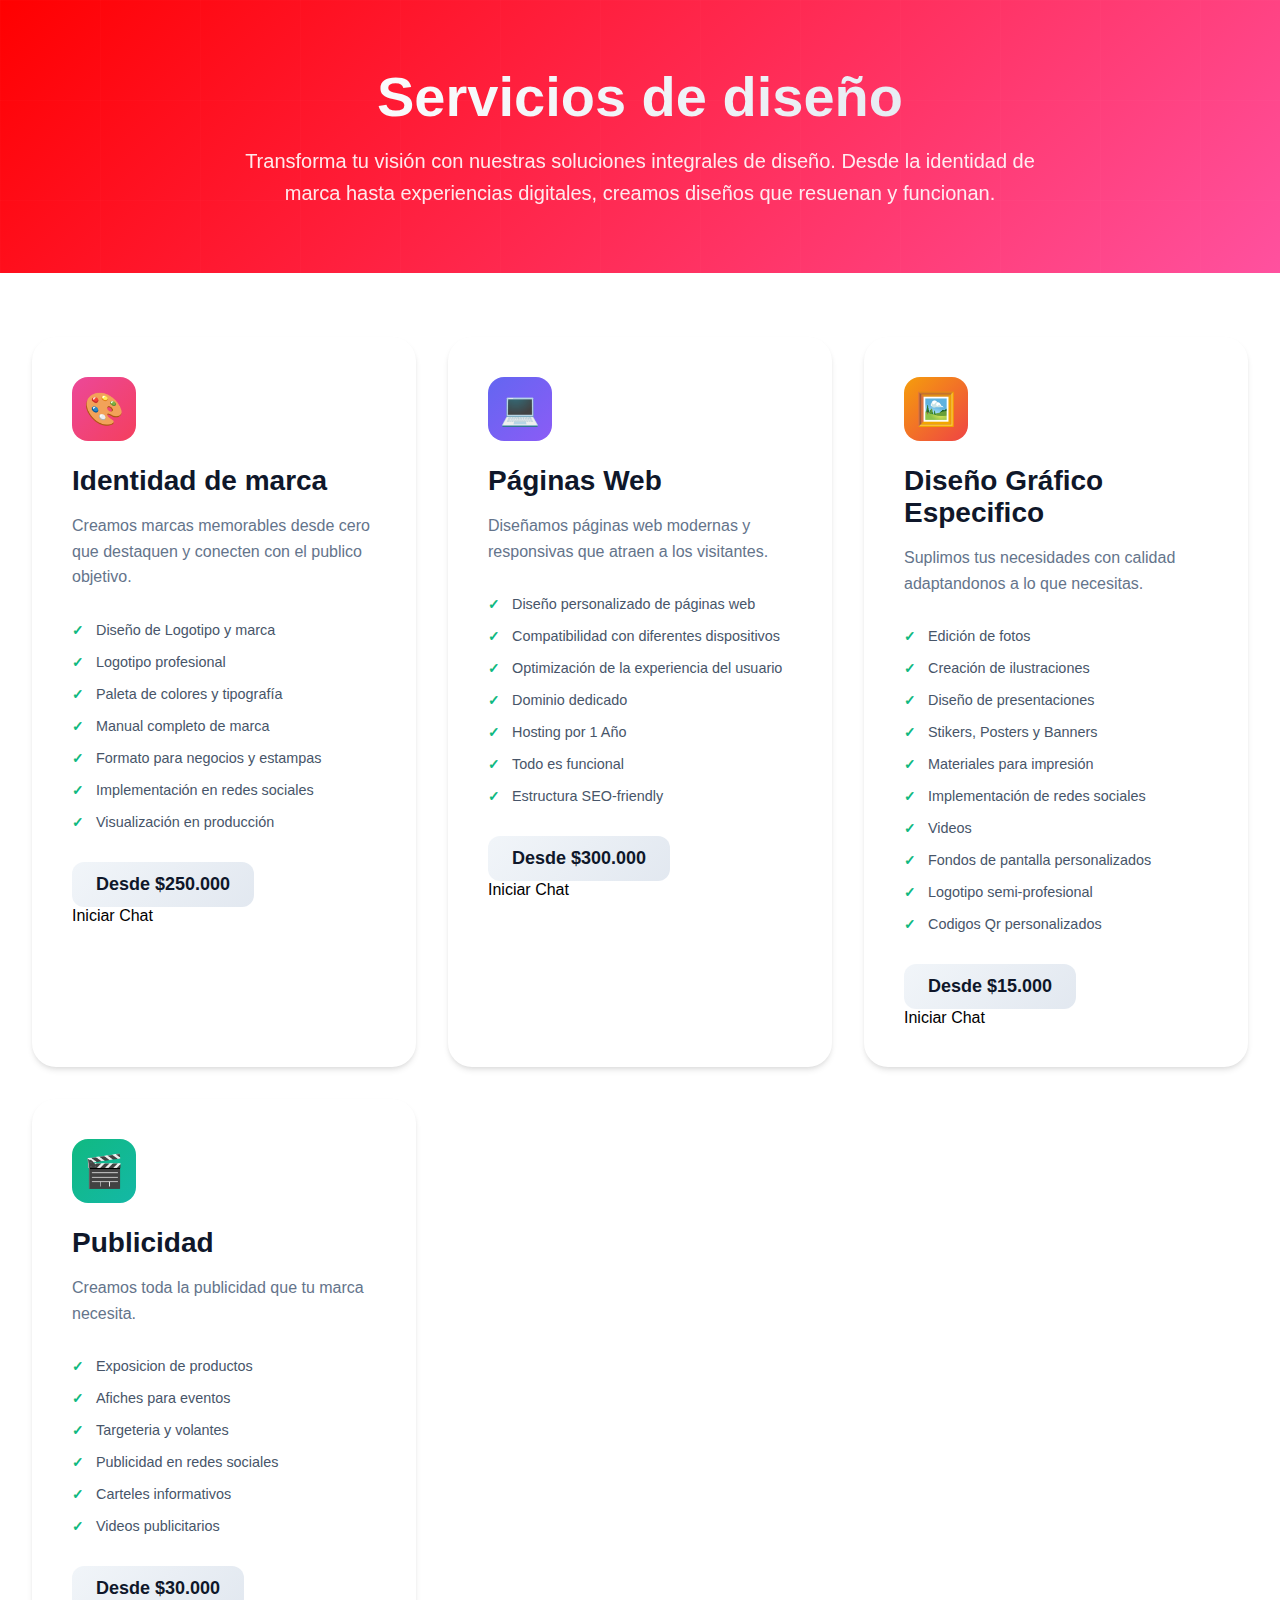
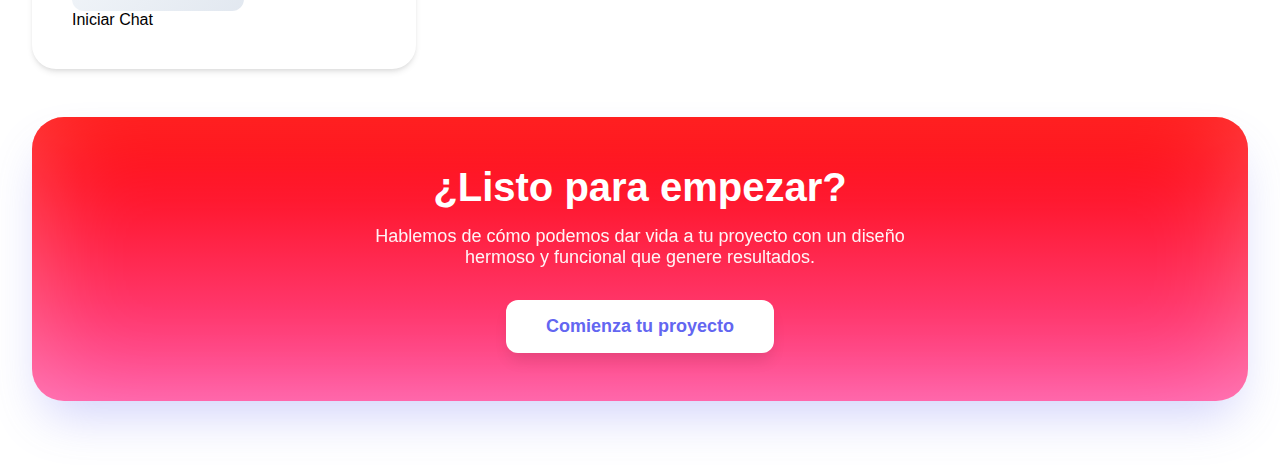
<file: Content/servicios.html>
<!DOCTYPE html>
<html lang="en">
<head>
    <meta charset="UTF-8">
    <meta name="viewport" content="width=device-width, initial-scale=1.0">
    <link rel="stylesheet" href="/Content/services.css">
    <link rel="shortcut icon" href="/Favicon/f1.png" type="image/x-icon">
    <title>Servicios</title>
</head>
<body>
    <!-- <header>
        <h1>Servicios individuales de diseño</h1>
    </header>

    <section class="section" id="logos">
        <h2>Logos Profesionales</h2>
        <img src="/Logo-tx/TX-logo-v04.12-o-p.png" 
        alt="">
        <h3>Logo alta resolución</h3>
        <p>Logos en alta resolución, para uso en cualquier tipo de proyectos.</p>
        <p>Calidad garantizada y te lo entregamos en diferentes formatos.</p>
    </section>
 -->

        <!-- Hero Section -->
    <section class="hero">
        <div class="hero-content">
            <h1>Servicios de diseño</h1>
            <p>Transforma tu visión con nuestras soluciones integrales de diseño. Desde la identidad de marca hasta experiencias digitales, creamos diseños que resuenan y funcionan.</p>
        </div>
    </section>

    <!-- Services Section -->
    <div class="container">
        <div class="services-grid" id="servicesGrid">
            <!-- Services will be rendered here by JavaScript -->
        </div>

        <!-- CTA Section -->
        <div class="cta-section">
            <h2>¿Listo para empezar?</h2>
            <p>Hablemos de cómo podemos dar vida a tu proyecto con un diseño hermoso y funcional que genere resultados.</p>
            <a href="https://wa.me/573008380370" class="cta-button">Comienza tu proyecto</a>
        </div>
    </div>

    <!-- Modal -->
    <div class="modal" id="modal">
        <div class="modal-content" id="modalContent">
            <!-- Modal content will be dynamically inserted -->
        </div>
    </div>
    
    <script src="/Content/services.js"></script>
</body>
</html>
</file>
<file: Content/services.css>
:root {
    --primary: #ff519f;
    --black: #000;
    --white: #fff;
}

html {
    scroll-behavior: smooth;
}

* {
    box-sizing: border-box;
    margin: 0;
    padding: 0;
}

body {
    background-color: var(--white);
    color: var(--black);
    font-family: Arial, sans-serif;
    margin: 0 auto;
}

header {
    position: relative;
    padding: 3rem 1rem;
    text-align: center;
    background-color: var(--primary);

    & h1 {
        font-size: 3rem;
        font-weight: bold;
        color: var(--white);
        text-shadow: 0 0 25px rgba(0, 0, 0, 0.274);
    }
}


.section {
    min-height: 100vh;
    padding: 50px;
    background-color: rgba(0, 0, 0, 0.034);
    max-width: 1400px;
    margin: 0 auto;
}

#logos {
    display: flex;
    flex-direction: column;
    align-items: center;
    justify-content: center;
    padding: 50px;

    & h2 {
        width: 100%;
        padding: .5rem 2rem;
        border-bottom: 1px solid rgba(0, 0, 0, 0.062);
    }

    img {
    height: auto;
    width: 70px;
    padding: 2rem 0;
    }
}




        /* Hero Section */
        .hero {
            position: relative;
            background: linear-gradient(135deg, #ff0000 0%, var(--primary) 100%);
            color: white;
            padding: 4rem 2rem;
            text-align: center;
            overflow: hidden;
        }

        .hero::before {
            content: '';
            position: absolute;
            inset: 0;
            background: url('data:image/svg+xml,<svg width="100" height="100" xmlns="http://www.w3.org/2000/svg"><defs><pattern id="grid" width="100" height="100" patternUnits="userSpaceOnUse"><path d="M 100 0 L 0 0 0 100" fill="none" stroke="rgba(255,255,255,0.05)" stroke-width="1"/></pattern></defs><rect width="100%" height="100%" fill="url(%23grid)"/></svg>');
            opacity: 0.5;
        }

        .hero-content {
            position: relative;
            max-width: 800px;
            margin: 0 auto;
            z-index: 1;
        }

        .hero h1 {
            font-size: 3.5rem;
            font-weight: 800;
            margin-bottom: 1rem;
            background: linear-gradient(135deg, #ffffff 0%, #e2e8f0 100%);
            -webkit-background-clip: text;
            -webkit-text-fill-color: transparent;
            background-clip: text;
            animation: fadeInUp 0.8s ease;
        }

        .hero p {
            font-size: 1.25rem;
            opacity: 0.9;
            line-height: 1.6;
            animation: fadeInUp 0.8s ease 0.2s both;
        }

        @keyframes fadeInUp {
            from {
                opacity: 0;
                transform: translateY(20px);
            }
            to {
                opacity: 1;
                transform: translateY(0);
            }
        }

        /* Container */
        .container {
            max-width: 1400px;
            margin: 0 auto;
            padding: 4rem 2rem;
        }

        /* Services Grid */
        .services-grid {
            display: grid;
            grid-template-columns: repeat(auto-fit, minmax(320px, 1fr));
            gap: 2rem;
            margin-bottom: 3rem;
        }

        .service-card {
            background: white;
            border-radius: 1.5rem;
            padding: 2.5rem;
            box-shadow: 0 4px 6px -1px rgba(0, 0, 0, 0.1), 0 2px 4px -1px rgba(0, 0, 0, 0.06);
            transition: all 0.4s cubic-bezier(0.4, 0, 0.2, 1);
            position: relative;
            overflow: hidden;
            cursor: pointer;
        }

        .service-card::before {
            content: '';
            position: absolute;
            inset: 0;
            background: linear-gradient(135deg, transparent 0%, rgba(99, 102, 241, 0.05) 100%);
            opacity: 0;
            transition: opacity 0.4s ease;
        }

        .service-card:hover {
            transform: translateY(-8px);
            box-shadow: 0 20px 25px -5px rgba(0, 0, 0, 0.1), 0 10px 10px -5px rgba(0, 0, 0, 0.04);
        }

        .service-card:hover::before {
            opacity: 1;
        }

        .service-icon {
            width: 4rem;
            height: 4rem;
            border-radius: 1rem;
            display: flex;
            align-items: center;
            justify-content: center;
            font-size: 2rem;
            margin-bottom: 1.5rem;
            transition: transform 0.4s ease;
            position: relative;
            z-index: 1;
        }

        .service-card:hover .service-icon {
            transform: scale(1.1) rotate(5deg);
        }

        .service-card.brand .service-icon {
            background: linear-gradient(135deg, #ec4899 0%, #f43f5e 100%);
        }

        .service-card.web .service-icon {
            background: linear-gradient(135deg, #6366f1 0%, #8b5cf6 100%);
        }

        .service-card.uiux .service-icon {
            background: linear-gradient(135deg, #06b6d4 0%, #3b82f6 100%);
        }

        .service-card.graphic .service-icon {
            background: linear-gradient(135deg, #f59e0b 0%, #ef4444 100%);
        }

        .service-card.motion .service-icon {
            background: linear-gradient(135deg, #10b981 0%, #14b8a6 100%);
        }

        .service-title {
            font-size: 1.75rem;
            font-weight: 700;
            color: #0f172a;
            margin-bottom: 1rem;
            position: relative;
            z-index: 1;
        }

        .service-description {
            color: #64748b;
            font-size: 1rem;
            line-height: 1.6;
            margin-bottom: 1.5rem;
            position: relative;
            z-index: 1;
        }

        .service-features {
            list-style: none;
            margin-bottom: 1.5rem;
            position: relative;
            z-index: 1;
        }

        .service-features li {
            color: #475569;
            font-size: 0.9rem;
            padding: 0.5rem 0;
            padding-left: 1.5rem;
            position: relative;
        }

        .service-features li::before {
            content: '✓';
            position: absolute;
            left: 0;
            color: #10b981;
            font-weight: bold;
        }

        .service-price {
            display: inline-block;
            padding: 0.75rem 1.5rem;
            border-radius: 0.75rem;
            background: linear-gradient(135deg, #f1f5f9 0%, #e2e8f0 100%);
            color: #0f172a;
            font-weight: 600;
            font-size: 1.125rem;
            position: relative;
            z-index: 1;
        }

        /* CTA Section */
        .cta-section {
            background: linear-gradient(to top, var(--primary) 0%, red 100%);
            border-radius: 2rem;
            padding: 3rem 2rem;
            text-align: center;
            color: white;
            box-shadow: 0 25px 50px -12px rgba(99, 102, 241, 0.3),
            0 0 100px rgba(255, 255, 255, 0.267) inset;
        }

        .cta-section h2 {
            font-size: 2.5rem;
            font-weight: 800;
            margin-bottom: 1rem;
        }

        .cta-section p {
            font-size: 1.125rem;
            opacity: 0.95;
            margin-bottom: 2rem;
            max-width: 600px;
            margin-left: auto;
            margin-right: auto;
        }

        .cta-button {
            display: inline-block;
            padding: 1rem 2.5rem;
            background: white;
            color: #6366f1;
            border-radius: 0.75rem;
            font-weight: 600;
            font-size: 1.125rem;
            text-decoration: none;
            transition: all 0.3s ease;
            box-shadow: 0 10px 15px -3px rgba(0, 0, 0, 0.1);
        }

        .cta-button:hover {
            transform: translateY(-2px);
            box-shadow: 0 20px 25px -5px rgba(0, 0, 0, 0.15);
        }

        /* Modal */
        .modal {
            display: none;
            position: fixed;
            inset: 0;
            background: rgba(0, 0, 0, 0.75);
            backdrop-filter: blur(8px);
            z-index: 1000;
            padding: 2rem;
            animation: fadeIn 0.3s ease;
            overflow-y: auto;
        }

        .modal.active {
            display: flex;
            align-items: center;
            justify-content: center;
        }

        .modal-content {
            background: white;
            border-radius: 1.5rem;
            max-width: 600px;
            width: 100%;
            padding: 2.5rem;
            position: relative;
            animation: slideUp 0.4s ease;
        }

        @keyframes slideUp {
            from {
                opacity: 0;
                transform: translateY(20px);
            }
            to {
                opacity: 1;
                transform: translateY(0);
            }
        }

        .modal-close {
            position: absolute;
            top: 1rem;
            right: 1rem;
            width: 2.5rem;
            height: 2.5rem;
            border-radius: 50%;
            background: #f1f5f9;
            border: none;
            color: #64748b;
            font-size: 1.5rem;
            cursor: pointer;
            transition: all 0.2s ease;
            display: flex;
            align-items: center;
            justify-content: center;
        }

        .modal-close:hover {
            background: #e2e8f0;
            color: #0f172a;
        }

        .modal-header {
            margin-bottom: 1.5rem;
        }

        .modal-icon {
            width: 4rem;
            height: 4rem;
            border-radius: 1rem;
            display: flex;
            align-items: center;
            justify-content: center;
            font-size: 2rem;
            margin-bottom: 1rem;
        }

        .modal-title {
            font-size: 2rem;
            font-weight: 700;
            color: #0f172a;
            margin-bottom: 0.5rem;
        }

        .modal-subtitle {
            color: #64748b;
            font-size: 1rem;
        }

        .modal-body {
            color: #475569;
            line-height: 1.8;
            margin-bottom: 1.5rem;
        }

        .modal-details {
            background: #f8fafc;
            border-radius: 1rem;
            padding: 1.5rem;
            margin-bottom: 1.5rem;
        }

        .modal-details h4 {
            color: #0f172a;
            font-size: 1.125rem;
            font-weight: 600;
            margin-bottom: 1rem;
        }

        .modal-details ul {
            list-style: none;
        }

        .modal-details li {
            padding: 0.5rem 0;
            padding-left: 1.5rem;
            position: relative;
            color: #475569;
        }

        .modal-details li::before {
            content: '→';
            position: absolute;
            left: 0;
            color: #6366f1;
            font-weight: bold;
        }

        .modal-footer {
            display: flex;
            gap: 1rem;
            justify-content: flex-end;
        }

        .modal-button {
            padding: 0.75rem 1.5rem;
            border-radius: 0.75rem;
            font-weight: 600;
            cursor: pointer;
            border: none;
            transition: all 0.2s ease;
        }

        .modal-button.primary {
            background: linear-gradient(135deg, #6366f1 0%, #8b5cf6 100%);
            color: white;
        }

        .modal-button.primary:hover {
            transform: translateY(-1px);
            box-shadow: 0 10px 15px -3px rgba(99, 102, 241, 0.3);
        }

        .modal-button.secondary {
            background: #f1f5f9;
            color: #475569;
        }

        .modal-button.secondary:hover {
            background: #e2e8f0;
        }

        /* Responsive */
        @media (max-width: 768px) {
            .hero h1 {
                font-size: 2.5rem;
            }

            .hero p {
                font-size: 1rem;
            }

            .container {
                padding: 2rem 1rem;
            }

            .services-grid {
                grid-template-columns: 1fr;
                gap: 1.5rem;
            }

            .service-card {
                padding: 2rem;
            }

            .cta-section {
                padding: 2rem 1.5rem;
            }

            .cta-section h2 {
                font-size: 2rem;
            }

            .modal-content {
                padding: 28rem 2rem 2rem 2rem;
                margin: 1rem;
            }
        }
</file>
